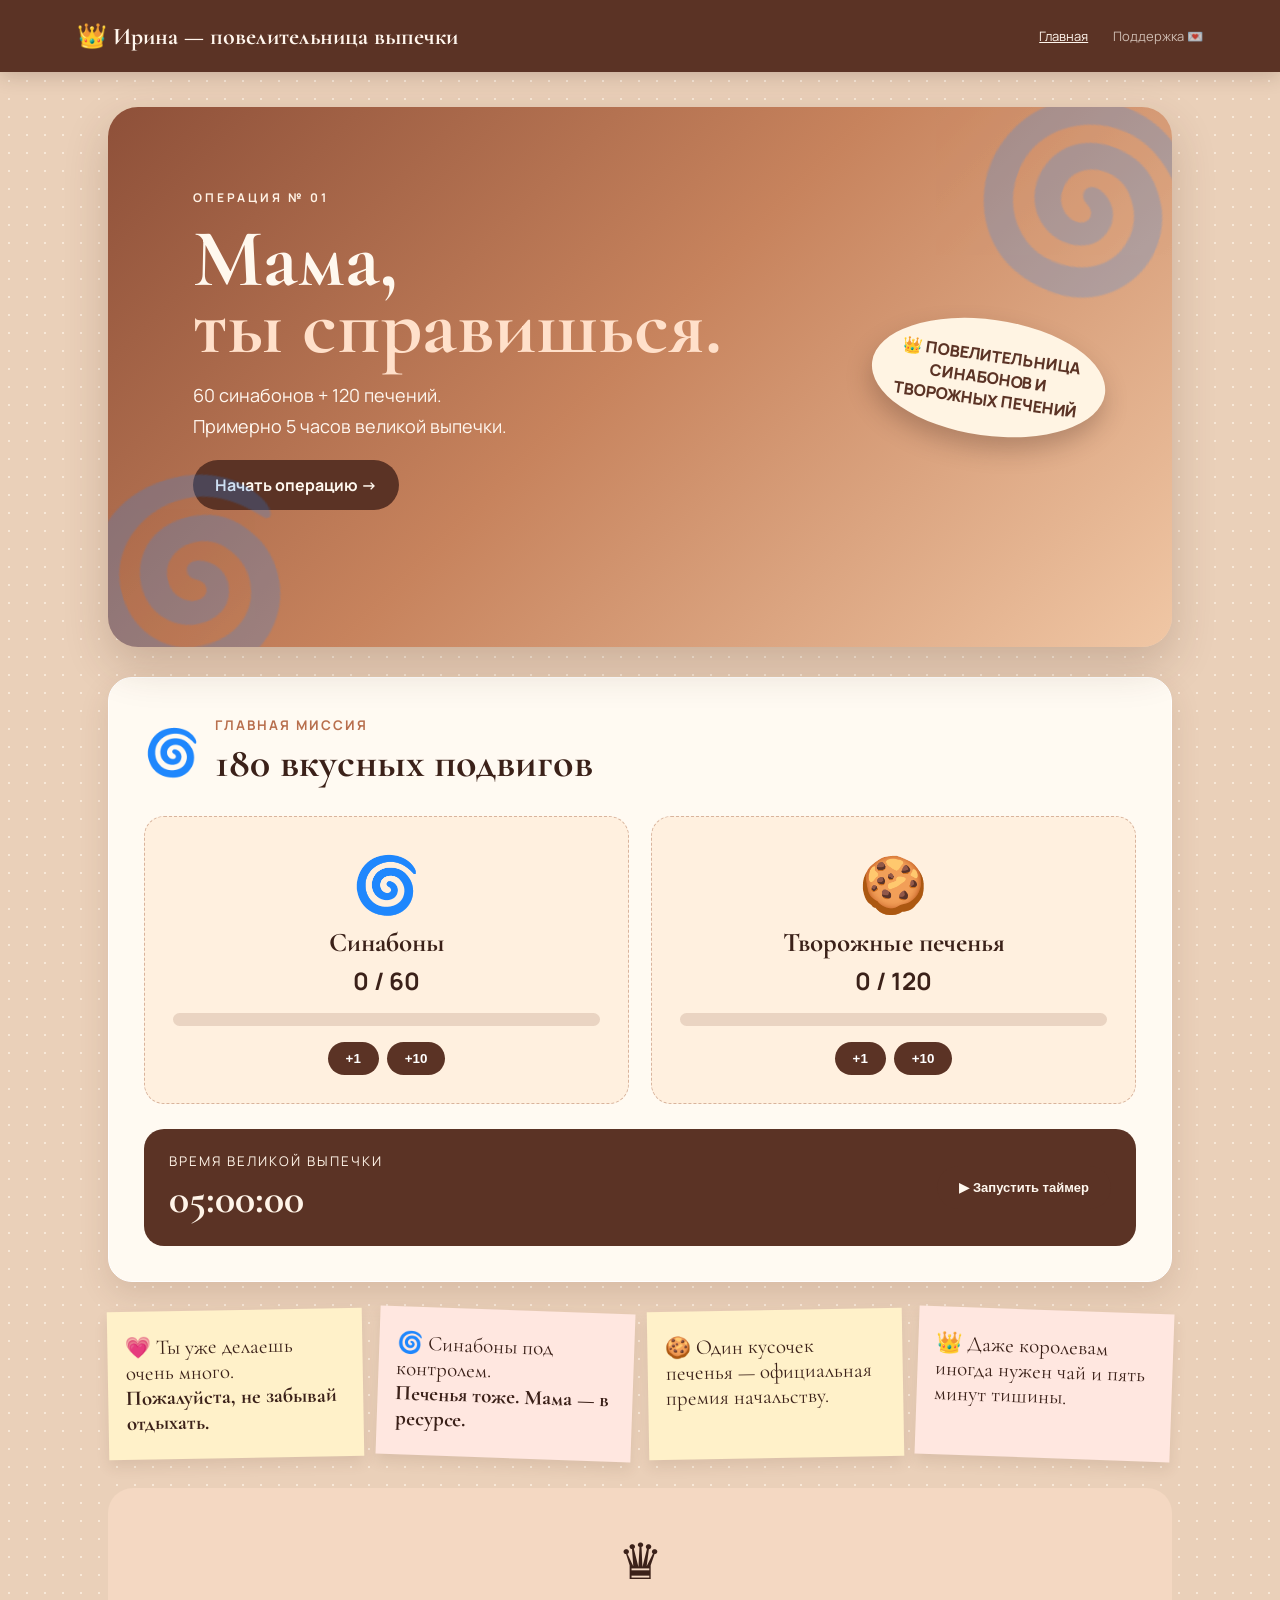
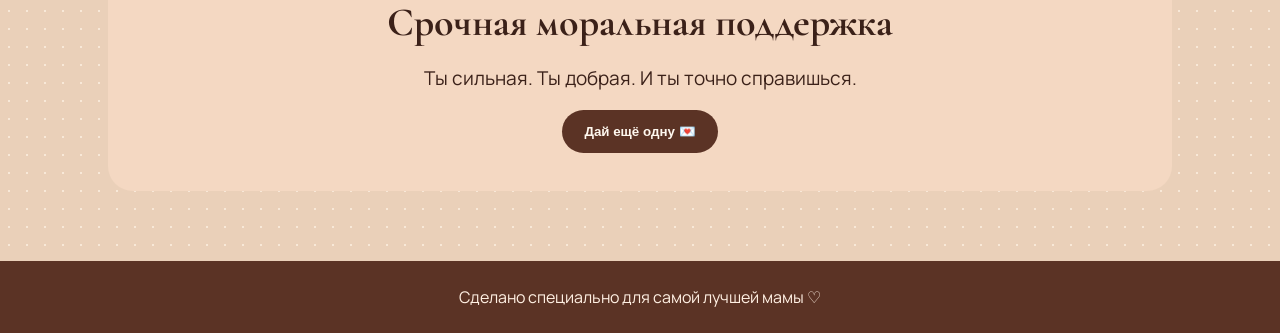
<file: index.html>
<!doctype html>
<html lang="ru">
<head>
<meta charset="UTF-8">
<meta name="viewport" content="width=device-width,initial-scale=1">
<title>Повелительница синабонов 👑</title>
<link rel="stylesheet" href="style.css">
</head>
<body>
<header class="nav">
  <a class="logo" href="index.html">👑 Ирина — повелительница выпечки</a>
  <nav><a class="active" href="index.html">Главная</a><a href="support.html">Поддержка 💌</a></nav>
</header>

<main>
<section class="hero">
  <div class="sticker">👑 ПОВЕЛИТЕЛЬНИЦА<br>СИНАБОНОВ И<br>ТВОРОЖНЫХ ПЕЧЕНИЙ</div>
  <p class="eyebrow">ОПЕРАЦИЯ № 01</p>
  <h1>Мама,<br><span>ты справишься.</span></h1>
  <p class="lead">60 синабонов + 120 печений.<br>Примерно 5 часов великой выпечки.</p>
  <a class="btn" href="#progress">Начать операцию →</a>
</section>

<section id="progress" class="paper">
  <div class="section-title"><span>🌀</span><div><small>ГЛАВНАЯ МИССИЯ</small><h2>180 вкусных подвигов</h2></div></div>
  <div class="cards">
    <article class="counter">
      <div class="food">🌀</div><h3>Синабоны</h3>
      <strong><span id="rolls">0</span> / 60</strong>
      <div class="bar"><i id="rollBar"></i></div>
      <div class="actions"><button onclick="add('rolls',1)">+1</button><button onclick="add('rolls',10)">+10</button></div>
    </article>
    <article class="counter">
      <div class="food">🍪</div><h3>Творожные печенья</h3>
      <strong><span id="cookies">0</span> / 120</strong>
      <div class="bar"><i id="cookieBar"></i></div>
      <div class="actions"><button onclick="add('cookies',1)">+1</button><button onclick="add('cookies',10)">+10</button></div>
    </article>
  </div>
  <div class="timer">
    <div><small>ВРЕМЯ ВЕЛИКОЙ ВЫПЕЧКИ</small><h2 id="timer">05:00:00</h2></div>
    <button class="btn small" onclick="startTimer()">▶ Запустить таймер</button>
  </div>
</section>

<section class="notes">
  <div class="note">💗 Ты уже делаешь очень много.<br><b>Пожалуйста, не забывай отдыхать.</b></div>
  <div class="note">🌀 Синабоны под контролем.<br><b>Печенья тоже. Мама — в ресурсе.</b></div>
  <div class="note">🍪 Один кусочек печенья — официальная премия начальству.</div>
  <div class="note">👑 Даже королевам иногда нужен чай и пять минут тишины.</div>
</section>

<section class="support-box">
  <div><span class="crown">♛</span><h2>Срочная моральная поддержка</h2></div>
  <p id="quote">Ты сильная. Ты добрая. И ты точно справишься.</p>
  <button class="btn" onclick="newQuote()">Дай ещё одну 💌</button>
</section>
</main>
<footer>Сделано специально для самой лучшей мамы ♡</footer>
<script src="script.js"></script>
</body>
</html>
</file>
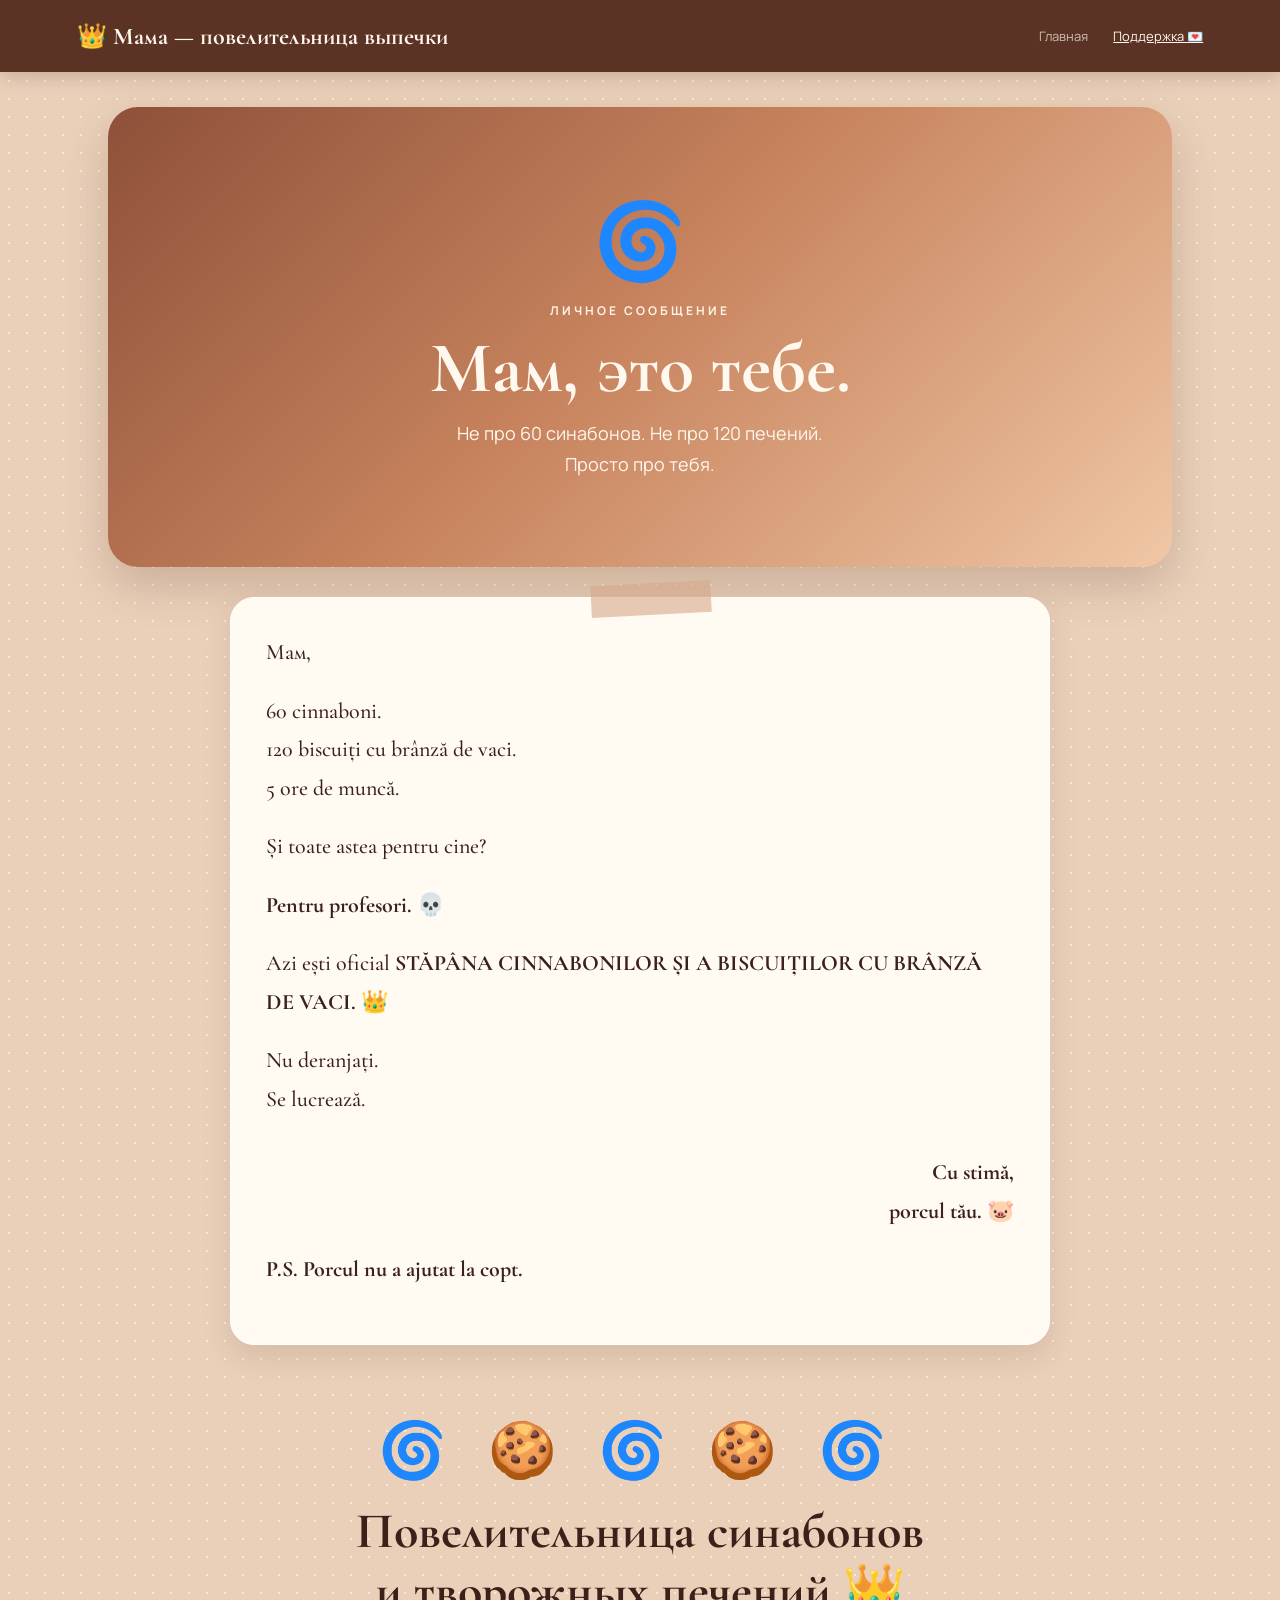
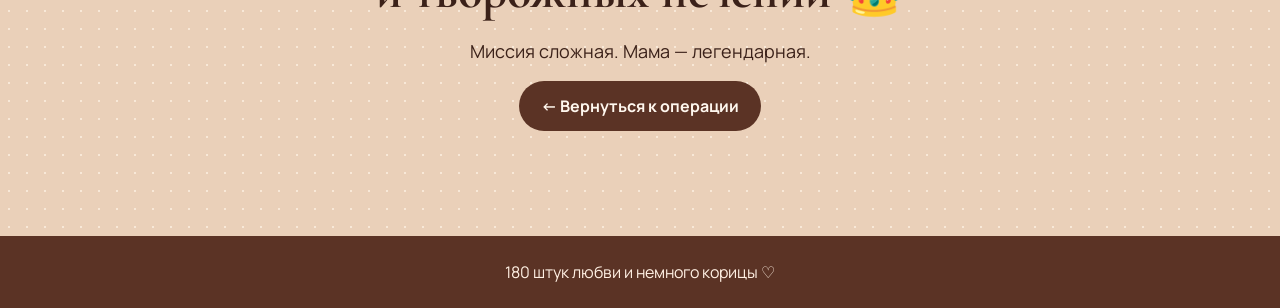
<file: support.html>
<!doctype html>
<html lang="ru">
<head>
<meta charset="UTF-8"><meta name="viewport" content="width=device-width,initial-scale=1">
<title>Для мамы 💌</title><link rel="stylesheet" href="style.css">
</head>
<body>
<header class="nav"><a class="logo" href="index.html">👑 Мама — повелительница выпечки</a><nav><a href="index.html">Главная</a><a class="active" href="support.html">Поддержка 💌</a></nav></header>
<main>
<section class="letter-hero">
  <div class="cinnamon">🌀</div>
  <p class="eyebrow">ЛИЧНОЕ СООБЩЕНИЕ</p>
  <h1>Мам, это тебе.</h1>
  <p class="lead">Не про 60 синабонов. Не про 120 печений.<br>Просто про тебя.</p>
</section>
<section class="letter paper">
  <div class="tape"></div>
  <p>Мам,</p>
  <p>60 cinnaboni.<br>120 biscuiți cu brânză de vaci.<br>5 ore de muncă.</p>
  <p>Și toate astea pentru cine?</p>
  <p><b>Pentru profesori. 💀</b></p>
  <p>Azi ești oficial <b>STĂPÂNA CINNABONILOR ȘI A BISCUIȚILOR CU BRÂNZĂ DE VACI. 👑</b></p>
  <p>Nu deranjați.<br>Se lucrează.</p>
  <p class="sign"><b>Cu stimă,<br>porcul tău. 🐷</b></p>
  <p><b>P.S. Porcul nu a ajutat la copt.</b></p>
</section>
<section class="final">
  <div class="food-row">🌀 🍪 🌀 🍪 🌀</div>
  <h2>Повелительница синабонов<br>и творожных печений 👑</h2>
  <p>Миссия сложная. Мама — легендарная.</p>
  <a class="btn" href="index.html">← Вернуться к операции</a>
</section>
</main>
<footer>180 штук любви и немного корицы ♡</footer>
</body>
</html>
</file>
<file: style.css>
@import url('https://fonts.googleapis.com/css2?family=Cormorant+Garamond:wght@500;600;700&family=Manrope:wght@400;500;600;700&display=swap');
:root{--brown:#5b3325;--dark:#3b2119;--cream:#fff5e7;--paper:#fffaf2;--caramel:#b86f4d;--pink:#e8a49a;--line:#d9b49d}
*{box-sizing:border-box}html{scroll-behavior:smooth}body{margin:0;color:var(--dark);font-family:Manrope,sans-serif;background:#ead0b9;background-image:radial-gradient(#fff5e7aa 1px,transparent 1px);background-size:18px 18px}
.nav{height:72px;background:var(--brown);color:#fff6ed;display:flex;align-items:center;justify-content:space-between;padding:0 6%;position:sticky;top:0;z-index:5;box-shadow:0 4px 18px #3b211933}.nav a{color:inherit;text-decoration:none}.logo{font-family:"Cormorant Garamond";font-size:24px;font-weight:700}.nav nav{display:flex;gap:25px;font-size:13px}.nav nav a{opacity:.7}.nav nav .active,.nav nav a:hover{opacity:1;text-decoration:underline}
main{max-width:1100px;margin:auto;padding:35px 18px 70px}.hero,.letter-hero{min-height:540px;border-radius:30px;padding:70px 8%;position:relative;overflow:hidden;background:linear-gradient(135deg,#8e5039,#c7835d 48%,#f0c7a5);box-shadow:0 18px 45px #4d291933}.hero:before,.hero:after{content:"🌀";position:absolute;font-size:180px;opacity:.22;transform:rotate(-15deg)}.hero:before{left:-35px;bottom:-45px}.hero:after{right:-25px;top:-40px;transform:rotate(20deg)}.eyebrow{letter-spacing:3px;font-size:12px;font-weight:700;color:#fff2e5}.hero h1,.letter-hero h1{font-family:"Cormorant Garamond";font-size:82px;line-height:.82;margin:20px 0;color:#fff8ee;position:relative}.hero h1 span{color:#ffe0ca}.lead{font-size:18px;line-height:1.7;color:#fff7ef;position:relative}.sticker{position:absolute;right:7%;top:50%;transform:rotate(8deg) translateY(-50%);background:#fff4e3;color:var(--brown);padding:25px;border-radius:50%;font-weight:800;text-align:center;box-shadow:0 12px 25px #3b211944;z-index:1}
.btn{display:inline-block;border:0;background:var(--brown);color:#fff8ef;text-decoration:none;padding:14px 22px;border-radius:999px;font-weight:700;cursor:pointer;transition:.2s}.btn:hover{transform:translateY(-2px);box-shadow:0 8px 18px #3b211933}.btn.small{font-size:13px}
.paper{margin-top:30px;background:var(--paper);border:1px solid #fff;box-shadow:0 12px 30px #5b332522;padding:35px;border-radius:24px}.section-title{display:flex;gap:15px;align-items:center}.section-title>span{font-size:45px}.section-title small{letter-spacing:2px;color:var(--caramel);font-weight:700}.section-title h2{margin:2px 0 0;font:700 42px "Cormorant Garamond"}
.cards{display:grid;grid-template-columns:1fr 1fr;gap:22px;margin-top:28px}.counter{padding:28px;border-radius:20px;background:#fff0df;border:1px dashed var(--line);text-align:center}.food{font-size:55px}.counter h3{font:700 27px "Cormorant Garamond";margin:5px}.counter strong{font-size:24px}.bar{height:13px;background:#ead4c2;border-radius:20px;overflow:hidden;margin:16px 0}.bar i{display:block;height:100%;width:0;background:linear-gradient(90deg,#9a583d,#e1a17e);border-radius:20px;transition:.3s}.actions{display:flex;gap:8px;justify-content:center}.actions button{border:0;background:var(--brown);color:white;border-radius:999px;padding:9px 18px;cursor:pointer;font-weight:700}
.timer{margin-top:25px;background:#5b3325;color:#fff4e8;border-radius:20px;padding:20px 25px;display:flex;align-items:center;justify-content:space-between}.timer h2{margin:2px 0;font:700 42px "Cormorant Garamond"}.timer small{letter-spacing:2px}
.notes{display:grid;grid-template-columns:repeat(4,1fr);gap:15px;margin-top:28px}.note{background:#fff1c9;padding:24px 18px;min-height:145px;box-shadow:0 7px 14px #5b33251c;transform:rotate(-1deg);font-family:"Cormorant Garamond";font-size:21px}.note:nth-child(even){transform:rotate(2deg);background:#ffe7e0}
.support-box{margin-top:30px;text-align:center;background:#f4d8c2;border-radius:25px;padding:38px}.crown{font-size:50px}.support-box h2{font:700 40px "Cormorant Garamond";margin:4px}.support-box p{font-size:19px}
footer{text-align:center;background:var(--brown);color:#fff0e3;padding:25px}.letter-hero{min-height:380px;text-align:center;padding-top:80px}.letter-hero .cinnamon{font-size:75px}.letter-hero h1{font-size:72px}.letter{max-width:820px;margin:30px auto;font:500 21px/1.75 "Cormorant Garamond";font-size:22px;position:relative}.letter p{margin:0 0 20px}.tape{position:absolute;top:-15px;left:44%;width:120px;height:32px;background:#d8a98a99;transform:rotate(-3deg)}.big-line{text-align:center;background:#f3d4bd;padding:20px;margin:25px 0;font-weight:700;font-size:28px}.sign{text-align:right!important;margin-top:35px!important}.final{text-align:center;padding:35px}.food-row{font-size:55px;letter-spacing:15px}.final h2{font:700 50px "Cormorant Garamond";margin:15px 0}.final p{font-size:18px}
@media(max-width:750px){.nav{padding:0 18px}.logo{font-size:20px}.nav nav{gap:10px}.hero{min-height:650px;padding:45px 25px}.hero h1{font-size:60px}.sticker{top:auto;bottom:25px;right:25px;transform:rotate(5deg);font-size:12px}.cards,.notes{grid-template-columns:1fr}.timer{flex-direction:column;gap:15px;text-align:center}.section-title h2{font-size:34px}.letter-hero h1{font-size:55px}.paper{padding:25px}.final h2{font-size:40px}}
</file>
